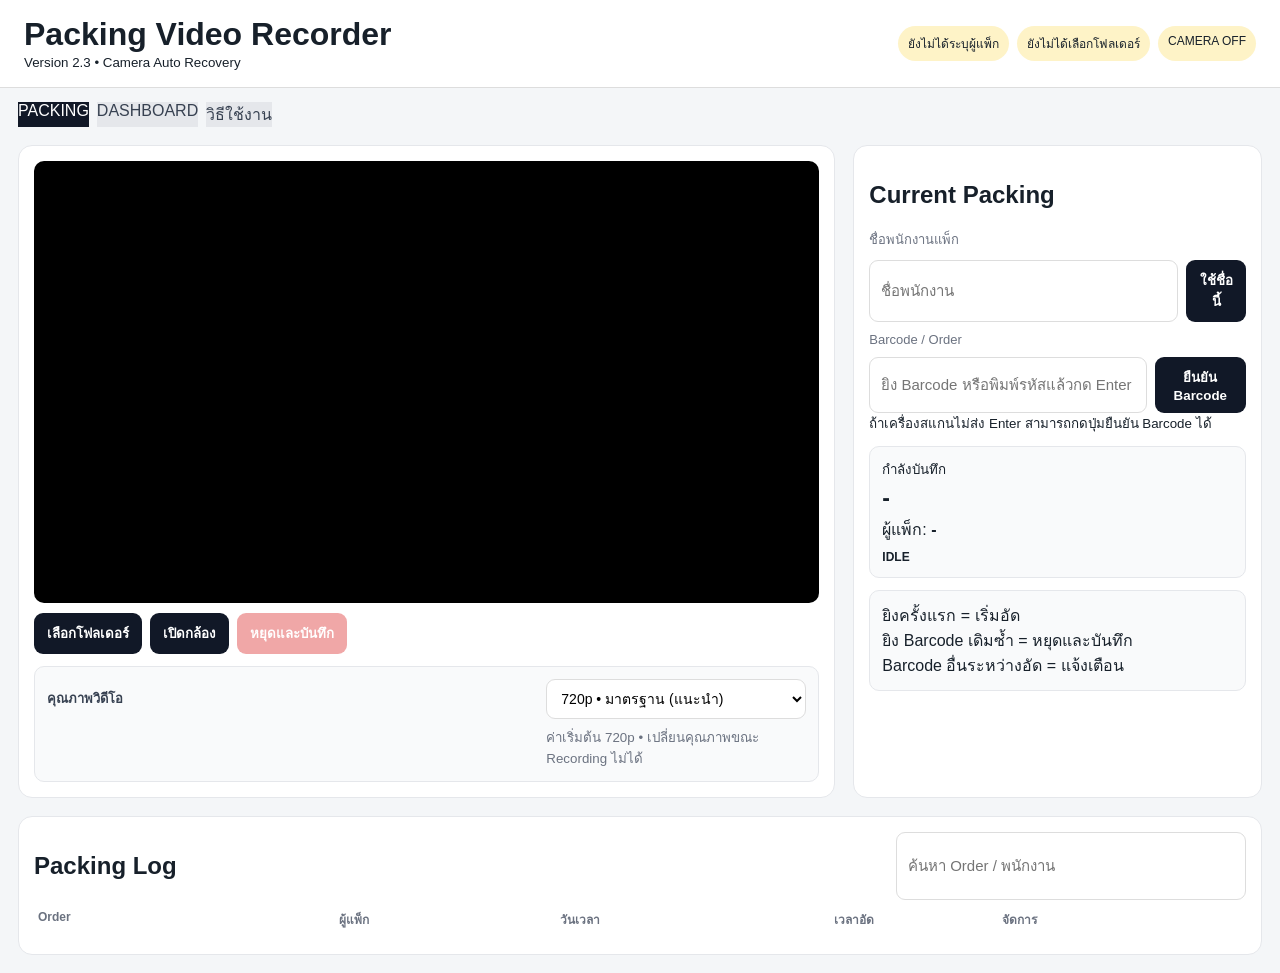
<file: index.html>
<!doctype html><html lang="th"><head><meta charset="utf-8"><meta name="viewport" content="width=device-width,initial-scale=1">
<title>Packing Video Recorder V2.3</title><link rel="stylesheet" href="style.css?v=20261018-2"></head><body>
<header><div><h1>Packing Video Recorder</h1><small>Version 2.3 • Camera Auto Recovery</small></div><div class="badges"><span id="workerStatus">ยังไม่ได้ระบุผู้แพ็ก</span><span id="folderStatus">ยังไม่ได้เลือกโฟลเดอร์</span><span id="cameraStatus">CAMERA OFF</span></div></header>
<nav class="tabs"><a class="tab active" href="./index.html">PACKING</a><a class="tab" href="./dashboard.html">DASHBOARD</a><a class="tab" href="./help.html">วิธีใช้งาน</a></nav>
<main>
<section class="card"><div class="video"><video id="preview" autoplay muted playsinline></video><b id="rec" hidden>● REC <i id="timer">00:00</i></b></div><div class="buttons"><button id="folderBtn">เลือกโฟลเดอร์</button><button id="cameraBtn">เปิดกล้อง</button><button id="stopBtn" class="red" disabled>หยุดและบันทึก</button></div>
<div class="quality"><label>คุณภาพวิดีโอ</label><select id="quality"><option value="480">480p • ประหยัดพื้นที่</option><option value="720" selected>720p • มาตรฐาน (แนะนำ)</option><option value="1080">1080p • ความละเอียดสูง</option></select><small>ค่าเริ่มต้น 720p • เปลี่ยนคุณภาพขณะ Recording ไม่ได้</small></div></section>
<section class="card side"><h2>Current Packing</h2><label>ชื่อพนักงานแพ็ก</label><div class="row"><input id="worker" placeholder="ชื่อพนักงาน"><button id="workerBtn">ใช้ชื่อนี้</button></div><label>Barcode / Order</label><div class="row"><input id="barcode" placeholder="ยิง Barcode หรือพิมพ์รหัสแล้วกด Enter"><button id="scanBtn" type="button">ยืนยัน Barcode</button></div><small>ถ้าเครื่องสแกนไม่ส่ง Enter สามารถกดปุ่มยืนยัน Barcode ได้</small><div class="current"><small>กำลังบันทึก</small><strong id="order">-</strong><div>ผู้แพ็ก: <b id="currentWorker">-</b></div><em id="state">IDLE</em></div><p class="help">ยิงครั้งแรก = เริ่มอัด<br>ยิง Barcode เดิมซ้ำ = หยุดและบันทึก<br>Barcode อื่นระหว่างอัด = แจ้งเตือน</p></section>
<section class="card logs"><div class="logtop"><h2>Packing Log</h2><input id="search" placeholder="ค้นหา Order / พนักงาน"></div><div class="head"><b>Order</b><b>ผู้แพ็ก</b><b>วันเวลา</b><b>เวลาอัด</b><b>จัดการ</b></div><div id="logs"></div></section>
</main><div id="toast"></div><script src="app.js?v=20261026-v23"></script></body></html>
</file>
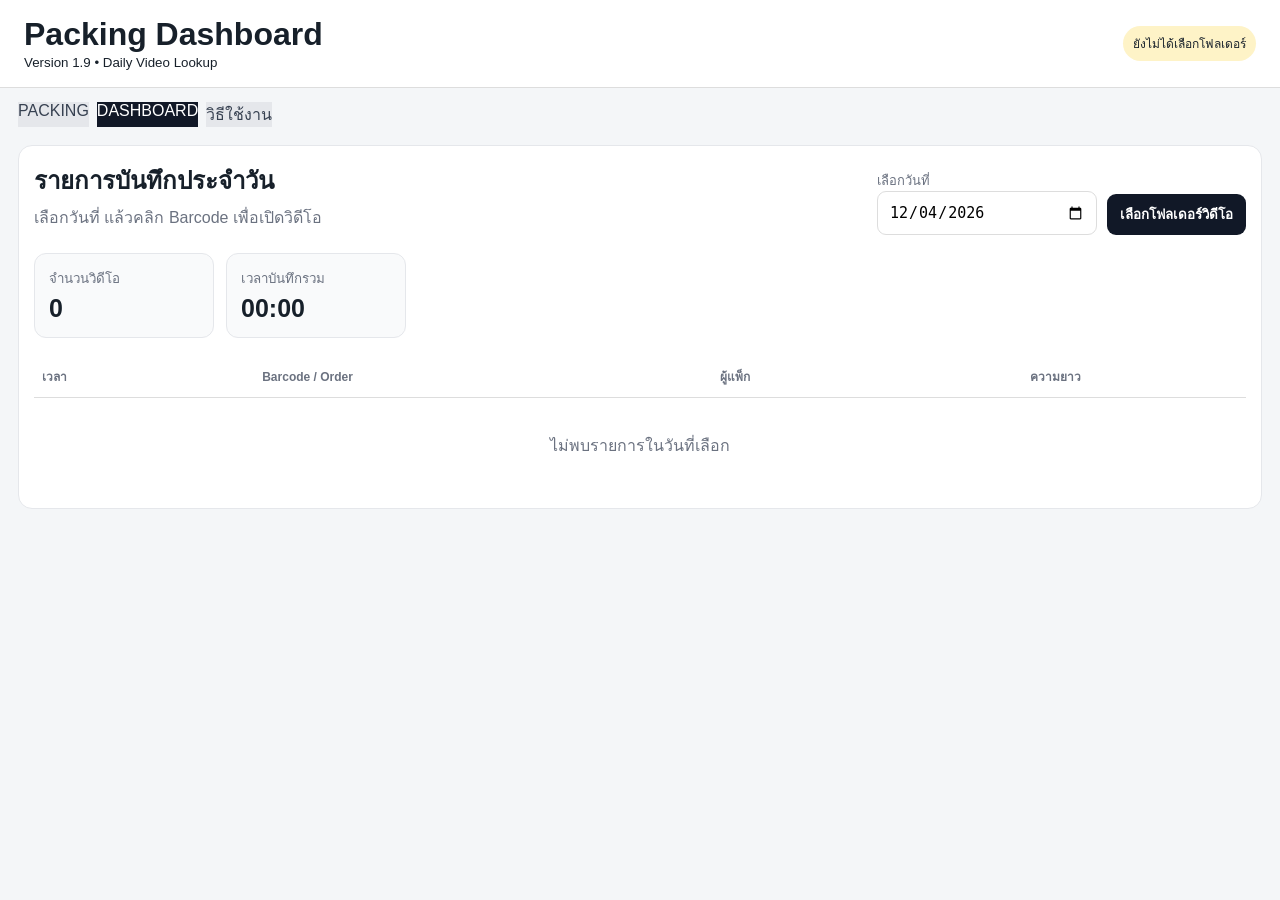
<file: dashboard.html>
<!doctype html><html lang="th"><head><meta charset="utf-8"><meta name="viewport" content="width=device-width,initial-scale=1"><title>Packing Dashboard V1.9</title><link rel="stylesheet" href="style.css"></head><body>
<header><div><h1>Packing Dashboard</h1><small>Version 1.9 • Daily Video Lookup</small></div><div class="badges"><span id="folderStatus">ยังไม่ได้เลือกโฟลเดอร์</span></div></header>
<nav class="tabs"><a class="tab" href="./index.html">PACKING</a><a class="tab active" href="./dashboard.html">DASHBOARD</a><a class="tab" href="./help.html">วิธีใช้งาน</a></nav>
<main class="dashboard-page"><section class="card dashwide"><div class="dashbar"><div><h2>รายการบันทึกประจำวัน</h2><p>เลือกวันที่ แล้วคลิก Barcode เพื่อเปิดวิดีโอ</p></div><div class="dashcontrols"><label>เลือกวันที่ <input type="date" id="dashDate"></label><button id="folderBtn">เลือกโฟลเดอร์วิดีโอ</button></div></div>
<div class="stats"><div><small>จำนวนวิดีโอ</small><strong id="dashCount">0</strong></div><div><small>เวลาบันทึกรวม</small><strong id="dashDuration">00:00</strong></div></div>
<div class="dashhead"><b>เวลา</b><b>Barcode / Order</b><b>ผู้แพ็ก</b><b>ความยาว</b></div><div id="dashRows"></div><div id="dashEmpty" class="empty">ไม่พบรายการในวันที่เลือก</div></section></main>
<div id="toast"></div><script src="dashboard.js?v=20261018-dbfix"></script></body></html>
</file>
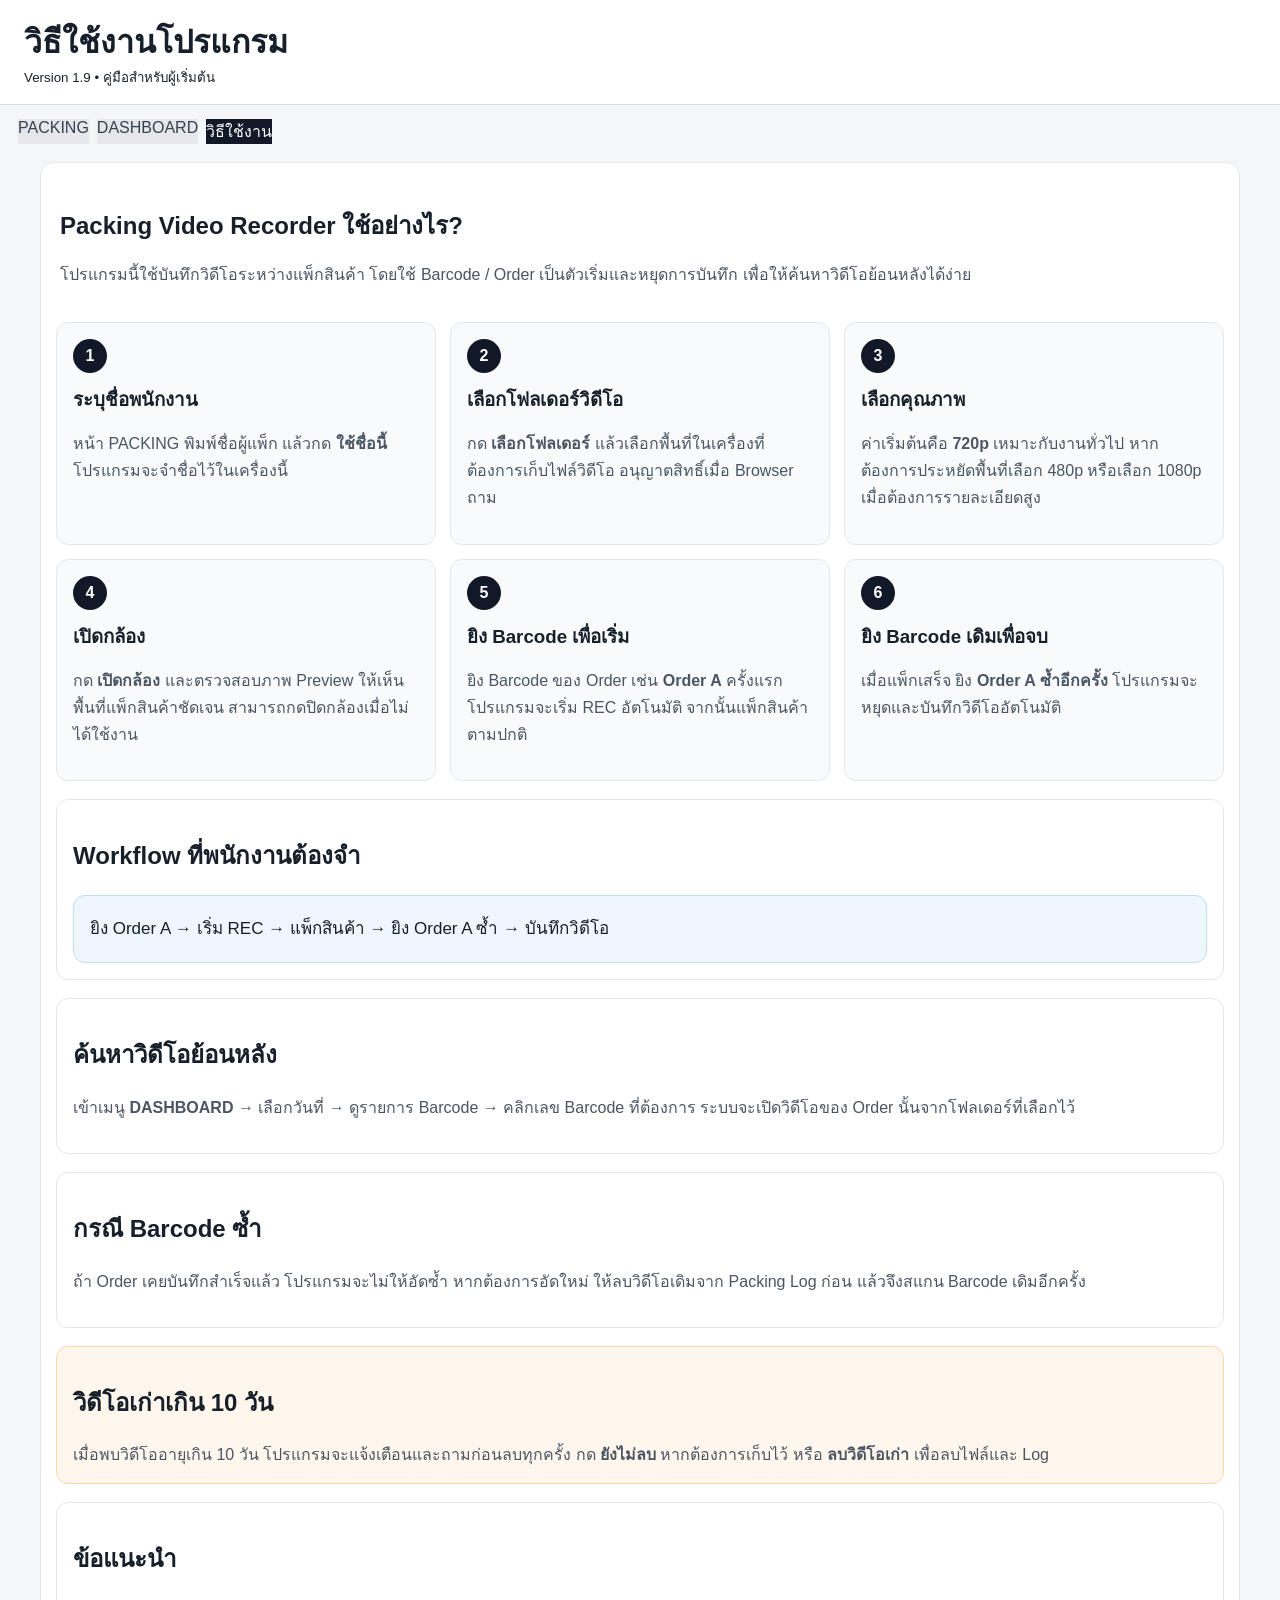
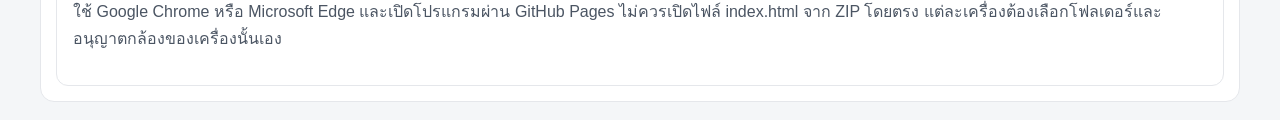
<file: help.html>
<!doctype html><html lang="th"><head><meta charset="utf-8"><meta name="viewport" content="width=device-width,initial-scale=1"><title>วิธีใช้งาน Packing Video Recorder</title><link rel="stylesheet" href="style.css"></head><body>
<header><div><h1>วิธีใช้งานโปรแกรม</h1><small>Version 1.9 • คู่มือสำหรับผู้เริ่มต้น</small></div></header>
<nav class="tabs"><a class="tab" href="./index.html">PACKING</a><a class="tab" href="./dashboard.html">DASHBOARD</a><a class="tab active" href="./help.html">วิธีใช้งาน</a></nav>
<main class="help-page"><section class="card help-wide">
<div class="guide-hero"><h2>Packing Video Recorder ใช้อย่างไร?</h2><p>โปรแกรมนี้ใช้บันทึกวิดีโอระหว่างแพ็กสินค้า โดยใช้ Barcode / Order เป็นตัวเริ่มและหยุดการบันทึก เพื่อให้ค้นหาวิดีโอย้อนหลังได้ง่าย</p></div>
<div class="guide-grid">
<article class="guide-card"><span>1</span><h3>ระบุชื่อพนักงาน</h3><p>หน้า PACKING พิมพ์ชื่อผู้แพ็ก แล้วกด <b>ใช้ชื่อนี้</b> โปรแกรมจะจำชื่อไว้ในเครื่องนี้</p></article>
<article class="guide-card"><span>2</span><h3>เลือกโฟลเดอร์วิดีโอ</h3><p>กด <b>เลือกโฟลเดอร์</b> แล้วเลือกพื้นที่ในเครื่องที่ต้องการเก็บไฟล์วิดีโอ อนุญาตสิทธิ์เมื่อ Browser ถาม</p></article>
<article class="guide-card"><span>3</span><h3>เลือกคุณภาพ</h3><p>ค่าเริ่มต้นคือ <b>720p</b> เหมาะกับงานทั่วไป หากต้องการประหยัดพื้นที่เลือก 480p หรือเลือก 1080p เมื่อต้องการรายละเอียดสูง</p></article>
<article class="guide-card"><span>4</span><h3>เปิดกล้อง</h3><p>กด <b>เปิดกล้อง</b> และตรวจสอบภาพ Preview ให้เห็นพื้นที่แพ็กสินค้าชัดเจน สามารถกดปิดกล้องเมื่อไม่ได้ใช้งาน</p></article>
<article class="guide-card"><span>5</span><h3>ยิง Barcode เพื่อเริ่ม</h3><p>ยิง Barcode ของ Order เช่น <b>Order A</b> ครั้งแรก โปรแกรมจะเริ่ม REC อัตโนมัติ จากนั้นแพ็กสินค้าตามปกติ</p></article>
<article class="guide-card"><span>6</span><h3>ยิง Barcode เดิมเพื่อจบ</h3><p>เมื่อแพ็กเสร็จ ยิง <b>Order A ซ้ำอีกครั้ง</b> โปรแกรมจะหยุดและบันทึกวิดีโออัตโนมัติ</p></article>
</div>
<section class="workflow"><h2>Workflow ที่พนักงานต้องจำ</h2><div class="flow">ยิง Order A <b>→</b> เริ่ม REC <b>→</b> แพ็กสินค้า <b>→</b> ยิง Order A ซ้ำ <b>→</b> บันทึกวิดีโอ</div></section>
<section class="guide-section"><h2>ค้นหาวิดีโอย้อนหลัง</h2><p>เข้าเมนู <b>DASHBOARD</b> → เลือกวันที่ → ดูรายการ Barcode → คลิกเลข Barcode ที่ต้องการ ระบบจะเปิดวิดีโอของ Order นั้นจากโฟลเดอร์ที่เลือกไว้</p></section>
<section class="guide-section"><h2>กรณี Barcode ซ้ำ</h2><p>ถ้า Order เคยบันทึกสำเร็จแล้ว โปรแกรมจะไม่ให้อัดซ้ำ หากต้องการอัดใหม่ ให้ลบวิดีโอเดิมจาก Packing Log ก่อน แล้วจึงสแกน Barcode เดิมอีกครั้ง</p></section>
<section class="guide-section warning"><h2>วิดีโอเก่าเกิน 10 วัน</h2><p>เมื่อพบวิดีโออายุเกิน 10 วัน โปรแกรมจะแจ้งเตือนและถามก่อนลบทุกครั้ง กด <b>ยังไม่ลบ</b> หากต้องการเก็บไว้ หรือ <b>ลบวิดีโอเก่า</b> เพื่อลบไฟล์และ Log</p></section>
<section class="guide-section"><h2>ข้อแนะนำ</h2><p>ใช้ Google Chrome หรือ Microsoft Edge และเปิดโปรแกรมผ่าน GitHub Pages ไม่ควรเปิดไฟล์ index.html จาก ZIP โดยตรง แต่ละเครื่องต้องเลือกโฟลเดอร์และอนุญาตกล้องของเครื่องนั้นเอง</p></section>
</section></main></body></html>
</file>
<file: style.css>
*{box-sizing:border-box}body{margin:0;background:#f4f6f8;font-family:Arial,sans-serif;color:#17202a}header{background:#fff;border-bottom:1px solid #ddd;padding:16px 24px;display:flex;justify-content:space-between;align-items:center}h1{margin:0}.badges{display:flex;gap:8px}.badges span{background:#fef3c7;padding:8px 10px;border-radius:20px;font-size:12px}main{max-width:1450px;margin:auto;padding:18px;display:grid;grid-template-columns:2fr 1fr;gap:18px}.card{background:#fff;border:1px solid #e5e7eb;border-radius:14px;padding:15px}.video{background:#000;aspect-ratio:16/9;position:relative;border-radius:10px;overflow:hidden}.video video{width:100%;height:100%;object-fit:contain}.video>b{position:absolute;top:14px;left:14px;background:#111b;color:#fff;padding:8px;border-radius:7px}.video i{font-style:normal}.buttons,.row{display:flex;gap:8px;margin-top:10px}button{background:#111827;color:#fff;border:0;border-radius:9px;padding:10px 13px;font-weight:bold;cursor:pointer}.red{background:#dc2626}button:disabled{opacity:.4}label{display:block;color:#6b7280;font-size:13px;margin:10px 0 5px}input{width:100%;padding:11px;border:1px solid #ddd;border-radius:9px;font-size:15px}.current,.help{background:#f9fafb;border:1px solid #e5e7eb;border-radius:10px;padding:12px;margin-top:12px}.current strong{display:block;font-size:23px;margin:5px 0}.current em{display:inline-block;margin-top:8px;font-style:normal;font-size:12px;font-weight:bold}.logs{grid-column:1/-1}.logtop{display:flex;justify-content:space-between;gap:12px}.logtop input{max-width:350px}.head,.logrow{display:grid;grid-template-columns:1.1fr .8fr 1fr .6fr .9fr;gap:8px;padding:10px 4px}.head{font-size:12px;color:#6b7280}.logrow{border-top:1px solid #eee;align-items:center}.actions{display:flex;gap:6px}.actions button{padding:7px 9px;font-size:12px}.delete{background:#dc2626}#toast{position:fixed;right:18px;bottom:18px;background:#111827;color:#fff;padding:12px 16px;border-radius:9px;opacity:0;transition:.2s}#toast.show{opacity:1}.modal{position:fixed;inset:0;background:#0007;display:flex;align-items:center;justify-content:center}.modal>div{background:#fff;padding:20px;border-radius:14px;width:min(430px,90%)}@media(max-width:850px){main{grid-template-columns:1fr}.logs{grid-column:auto}.head{display:none}.logrow{grid-template-columns:1fr 1fr}}
.quality{display:grid;grid-template-columns:auto minmax(180px,260px);gap:8px 12px;align-items:center;margin-top:12px;padding:12px;background:#f9fafb;border:1px solid #e5e7eb;border-radius:10px}.quality label{margin:0;font-weight:bold;color:#374151}.quality select{padding:10px;border:1px solid #ddd;border-radius:9px;background:#fff;font-size:14px}.quality small{grid-column:2;color:#6b7280}.quality select:disabled{opacity:.55}@media(max-width:600px){.quality{grid-template-columns:1fr}.quality small{grid-column:1}}

.tabs{max-width:1450px;margin:14px auto 0;padding:0 18px;display:flex;gap:8px}.tab{background:#e5e7eb;color:#374151}.tab.active{background:#111827;color:#fff}.dashboard-page{display:block;grid-template-columns:1fr}.dashboard-page[hidden],#packingTab[hidden]{display:none}.dashwide{grid-column:1/-1}.dashbar{display:flex;align-items:end;justify-content:space-between;gap:20px}.dashbar h2{margin:0}.dashbar p{margin:5px 0;color:#6b7280}.dashbar label{margin:0;min-width:220px}.stats{display:flex;gap:12px;margin:18px 0}.stats>div{min-width:180px;background:#f9fafb;border:1px solid #e5e7eb;border-radius:12px;padding:14px}.stats small{display:block;color:#6b7280}.stats strong{display:block;font-size:25px;margin-top:5px}.dashhead,.dashrow{display:grid;grid-template-columns:.7fr 1.5fr 1fr .7fr;gap:12px;padding:11px 8px;align-items:center}.dashhead{color:#6b7280;font-size:12px;border-bottom:1px solid #ddd}.dashrow{border-bottom:1px solid #eee}.barcode-link{background:none;color:#2563eb;text-align:left;padding:0;text-decoration:underline;font-size:15px}.barcode-link:hover{color:#1d4ed8}.empty{text-align:center;color:#6b7280;padding:35px}.empty[hidden]{display:none}@media(max-width:700px){.dashbar{align-items:stretch;flex-direction:column}.dashhead,.dashrow{grid-template-columns:.7fr 1.3fr 1fr .7fr}.stats>div{min-width:0;flex:1}}

.tabs a.tab{text-decoration:none;display:inline-block}.dashcontrols{display:flex;gap:10px;align-items:end}.dashcontrols label{margin:0}.dashcontrols button{white-space:nowrap}@media(max-width:700px){.dashcontrols{flex-direction:column;align-items:stretch}}

.help-page{display:block}.help-wide{max-width:1200px;margin:auto}.guide-hero{padding:8px 4px 18px}.guide-hero h2{margin-bottom:8px}.guide-hero p{color:#4b5563;line-height:1.7}.guide-grid{display:grid;grid-template-columns:repeat(3,1fr);gap:14px}.guide-card{border:1px solid #e5e7eb;border-radius:12px;padding:16px;background:#f9fafb}.guide-card>span{display:inline-flex;width:34px;height:34px;align-items:center;justify-content:center;border-radius:50%;background:#111827;color:white;font-weight:bold}.guide-card h3{margin:12px 0 7px}.guide-card p,.guide-section p{line-height:1.7;color:#4b5563}.workflow,.guide-section{margin-top:18px;border:1px solid #e5e7eb;border-radius:12px;padding:16px}.flow{font-size:17px;padding:12px;background:#f9fafb;border-radius:9px;line-height:2}.warning{background:#fffbeb;border-color:#fde68a}@media(max-width:900px){.guide-grid{grid-template-columns:1fr 1fr}}@media(max-width:600px){.guide-grid{grid-template-columns:1fr}.flow{font-size:15px}}

.help-page{display:block}.helpwide{max-width:1000px;margin:auto}.lead{color:#4b5563;line-height:1.7}.steps{display:grid;gap:12px;margin-top:18px}.steps article{display:flex;gap:15px;border:1px solid #e5e7eb;border-radius:12px;padding:15px;background:#fff}.steps article>span{flex:0 0 38px;height:38px;border-radius:50%;display:grid;place-items:center;background:#111827;color:#fff;font-weight:bold}.steps h3{margin:2px 0 6px}.steps p{margin:0;line-height:1.6;color:#4b5563}.flow,.warning{margin-top:18px;padding:16px;border-radius:12px}.flow{background:#eef6ff;border:1px solid #bfdbfe}.warning{background:#fff7ed;border:1px solid #fed7aa}.flow h3,.warning h3{margin:0 0 8px}.warning p{margin:0;line-height:1.6}
</file>
